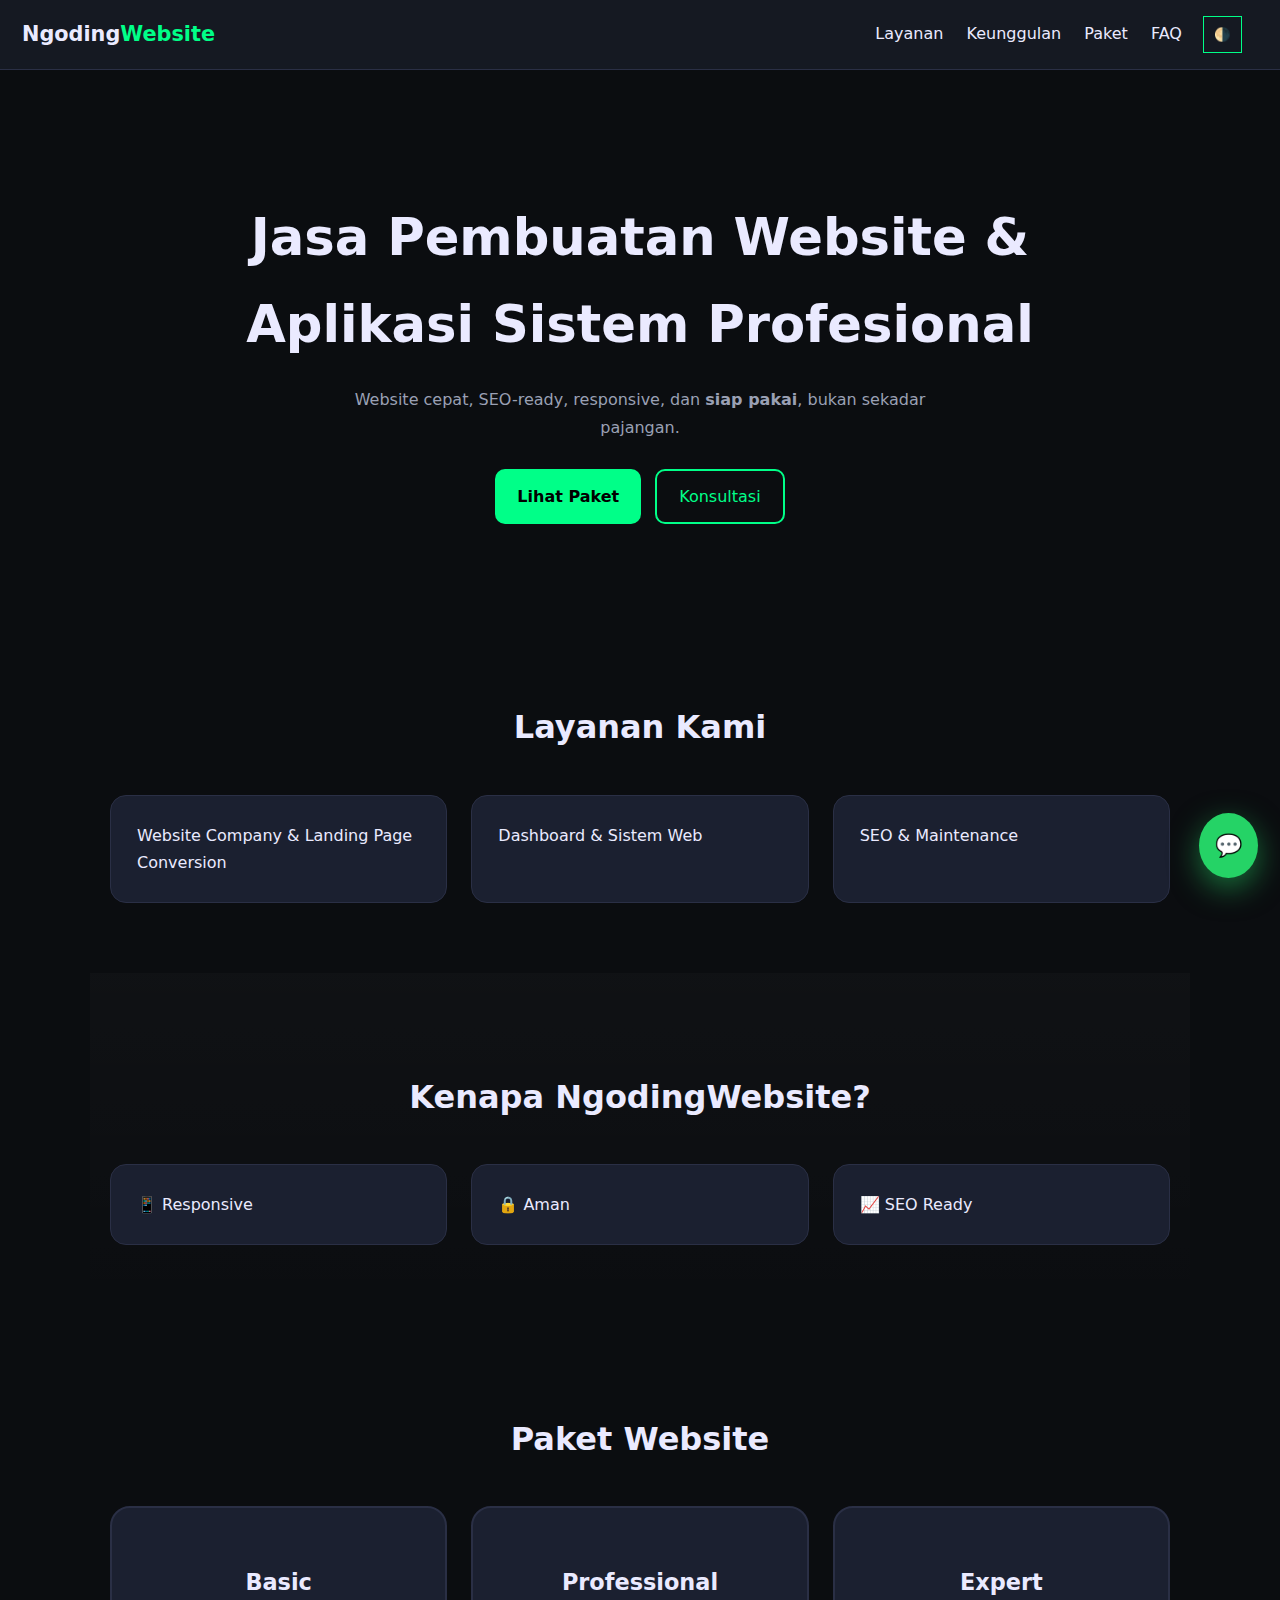
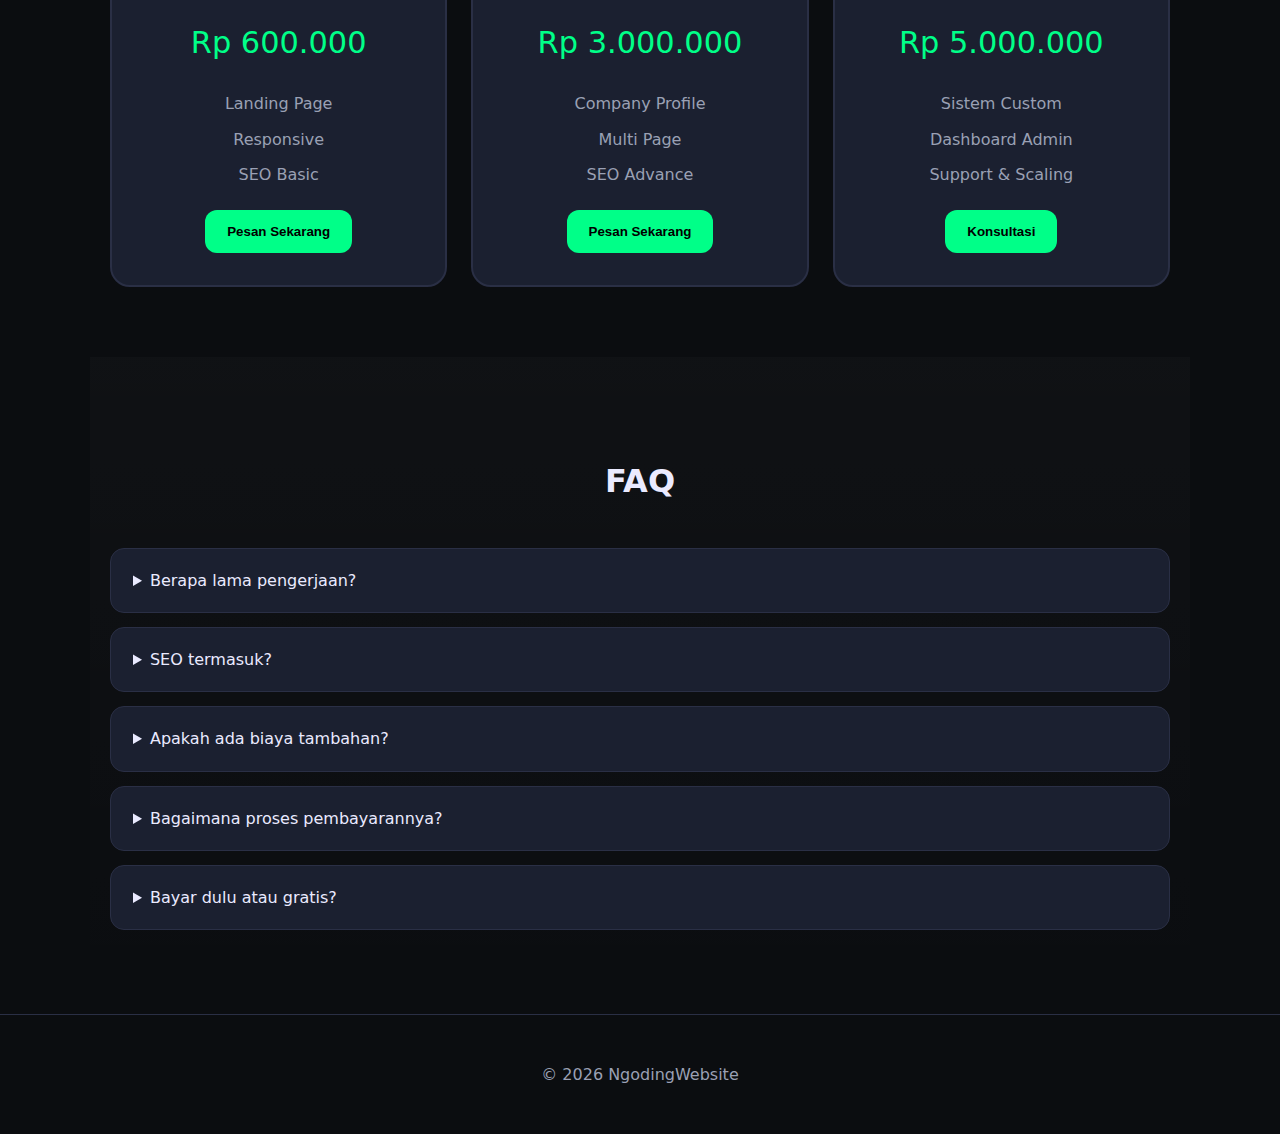
<file: index.html>
<!DOCTYPE html>
<html lang="id">
<head>
  <meta charset="UTF-8">
  <title>Jasa Pembuatan Website & Sistem Web Profesional | NgodingWebsite</title>

  <meta name="viewport" content="width=device-width, initial-scale=1.0">
  <meta name="description" content="Jasa pembuatan website profesional, landing page, dashboard admin & sistem web custom. Responsive, cepat dan SEO friendly.">
  <meta name="keywords" content="jasa website, jasa pembuatan website, jasa sistem web, jasa landing page">
  <meta name="author" content="Ngoding_Website">

  <!-- Open Graph -->
  <meta property="og:title" content="Jasa Pembuatan Website Profesional | Ngoding_Website">
  <meta property="og:description" content="Website & sistem web profesional untuk bisnis dan perusahaan">
  <meta property="og:type" content="website">

  <!-- Schema -->
  <script type="application/ld+json">
  {
    "@context": "https://schema.org",
    "@type": "ProfessionalService",
    "name": "DevCraft",
    "description": "Jasa pembuatan website dan sistem web profesional",
    "areaServed": "Indonesia",
    "serviceType": "Website Development"
  }
  </script>

  <link rel="stylesheet" href="css/index.css">
</head>
<body>

<header class="navbar">
  <div class="logo">Ngoding<span>Website</span></div>

  <div class="menu-toggle" onclick="toggleMenu()">☰</div>
  
  <nav id="navMenu">
    <a href="#layanan">Layanan</a>
    <a href="#keunggulan">Keunggulan</a>
    <a href="#paket">Paket</a>
    <a href="#faq">FAQ</a>

    
  <button class="theme-toggle" onclick="toggleTheme()">🌗</button>
  </nav>
</header>

<main>

<section class="hero">
  <h1>Jasa Pembuatan Website & Aplikasi Sistem Profesional</h1>
  <p>Website cepat, SEO-ready, responsive, dan <b>siap pakai</b>, bukan sekadar pajangan.</p>
  <div class="hero-btn">
    <a href="#paket" class="btn">Lihat Paket</a>
    <a href="#paket" class="btn-outline">Konsultasi</a>
  </div>
</section>

<section id="layanan" class="section">
  <h2>Layanan Kami</h2>
  <div class="grid">
    <article class="card">Website Company & Landing Page Conversion</article>
    <article class="card">Dashboard & Sistem Web</article>
    <article class="card">SEO & Maintenance</article>
  </div>
</section>

<section id="keunggulan" class="section alt">
  <h2>Kenapa NgodingWebsite?</h2>
  <div class="grid">
    <div class="card">📱 Responsive</div>
    <div class="card">🔒 Aman</div>
    <div class="card">📈 SEO Ready</div>
  </div>
</section>

<section id="paket" class="section">
  <h2>Paket Website</h2>
  <div class="grid">

    <div class="price-card" onclick="selectPackage(this)">
      <h3>Basic</h3>
      <p class="price">Rp 600.000</p>
      <ul>
        <li>Landing Page</li>
        <li>Responsive</li>
        <li>SEO Basic</li>
      </ul>
      <button onclick="order('Saya MAU website sekarang. Paket BASIC. Tolong jelaskan detail & demo.')">
        Pesan Sekarang
      </button>
    </div>

    <div class="price-card highlight" onclick="selectPackage(this)">
      <h3>Professional</h3>
      <p class="price">Rp 3.000.000</p>
      <ul>
        <li>Company Profile</li>
        <li>Multi Page</li>
        <li>SEO Advance</li>
      </ul>
      <button onclick="order('Saya SERIUS ambil Paket PROFESSIONAL. Kirim demo & estimasi hari ini.')">
        Pesan Sekarang
      </button>
    </div>

    <div class="price-card" onclick="selectPackage(this)">
      <h3>Expert</h3>
      <p class="price">Rp 5.000.000</p>
      <ul>
        <li>Sistem Custom</li>
        <li>Dashboard Admin</li>
        <li>Support & Scaling</li>
      </ul>
      <button onclick="order('Saya butuh SISTEM WEB / E-COMMERCE. Tolong hubungi saya sekarang.')">
        Konsultasi
      </button>
    </div>
  </div>
</section>

<section id="faq" class="section alt">
  <h2>FAQ</h2>
  <details>
    <summary>Berapa lama pengerjaan?</summary>
    <p>7–14 hari tergantung paket.</p>
  </details>
  <details>
    <summary>SEO termasuk?</summary>
    <p>Ya, struktur & optimasi on-page.</p>
  </details>
  <details>
    <summary>Apakah ada biaya tambahan?</summary>
    <p>Hanya jika ada fitur tambahan di luar kesepakatan awal.</p>
  </details>
  <details>
    <summary>Bagaimana proses pembayarannya?</summary>
    <p>Umumnya DP 50% di awal, pelunasan setelah website selesai.</p> 
  </details>
  <details>
    <summary>Bayar dulu atau gratis?</summary>
    <p>Gratis. Konsultasi awal tanpa biaya.</p>
  </details>
</section>

</main>

<footer>
  <p>© 2026 NgodingWebsite</p>
</footer>

<a href="https://wa.me/6281210214235" class="wa-float" target="_blank">💬</a>

<script src="js/index.js"></script>
</body>
</html>
</file>
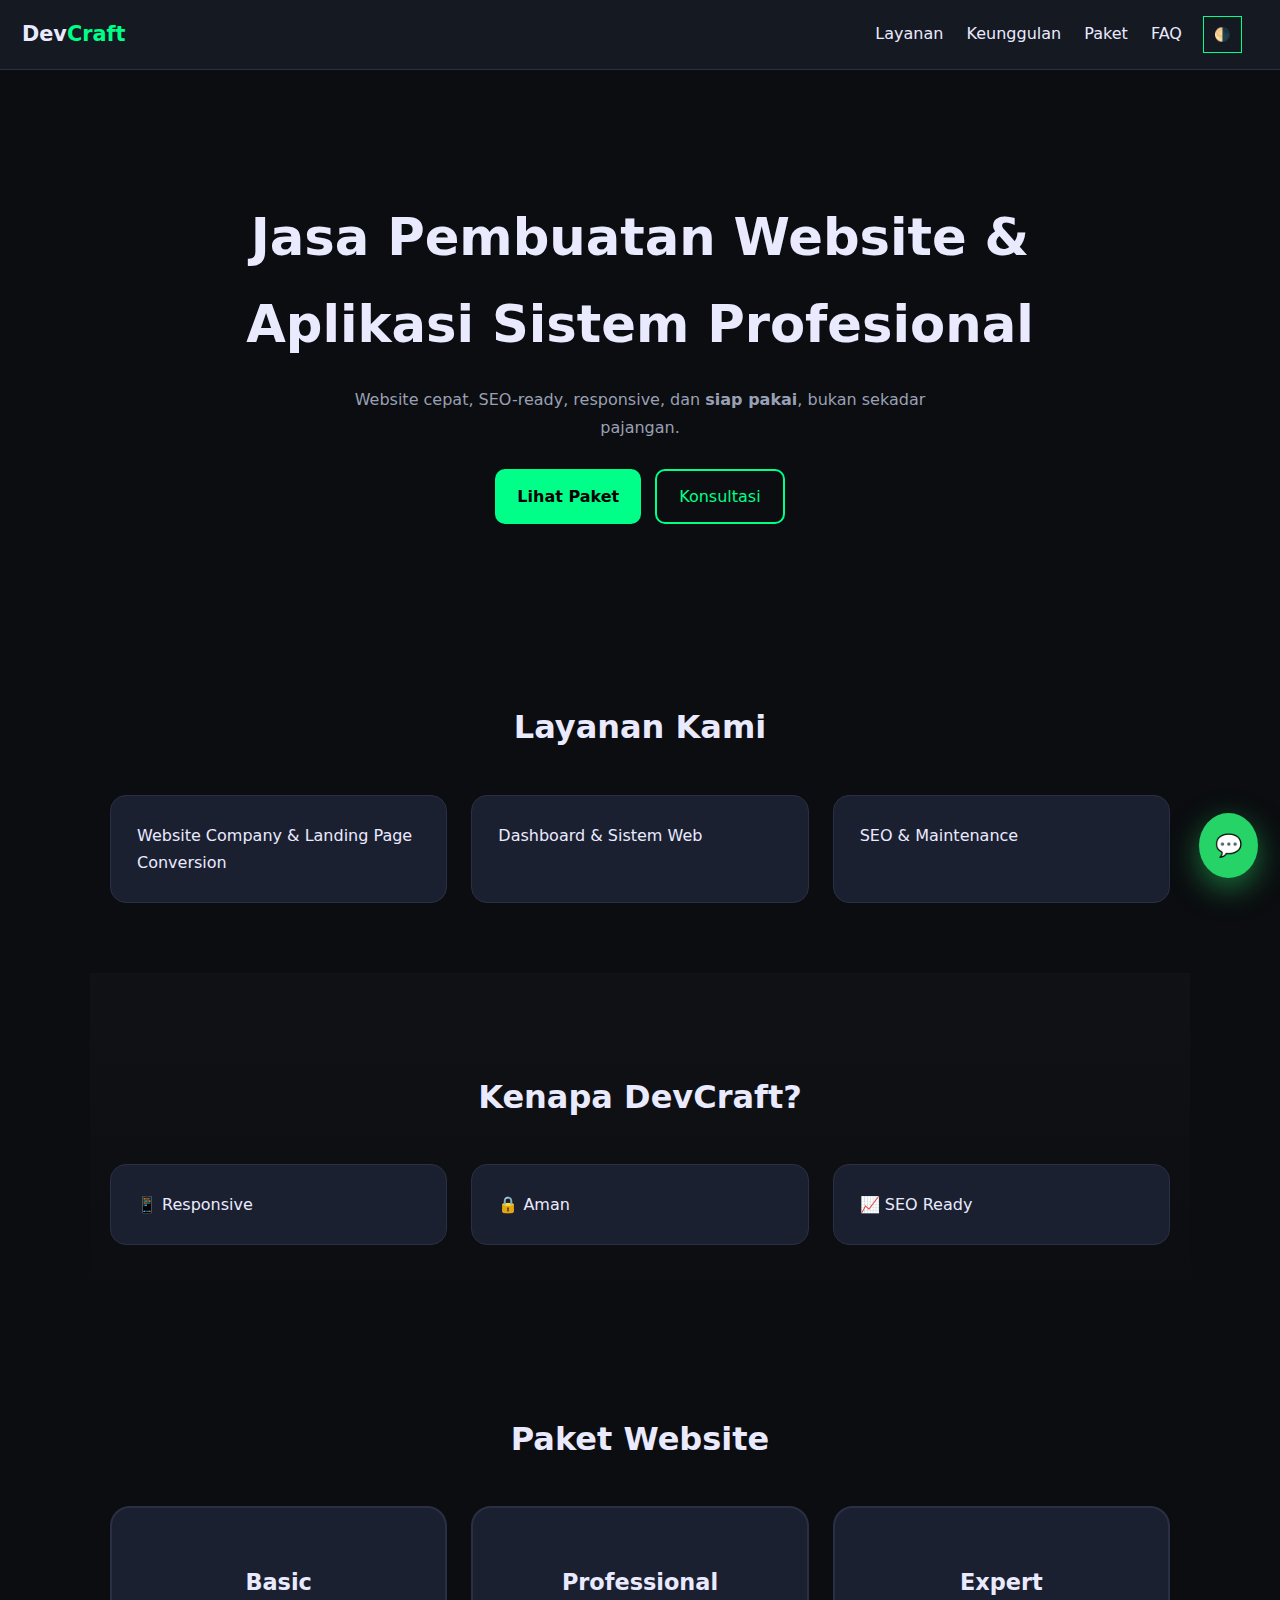
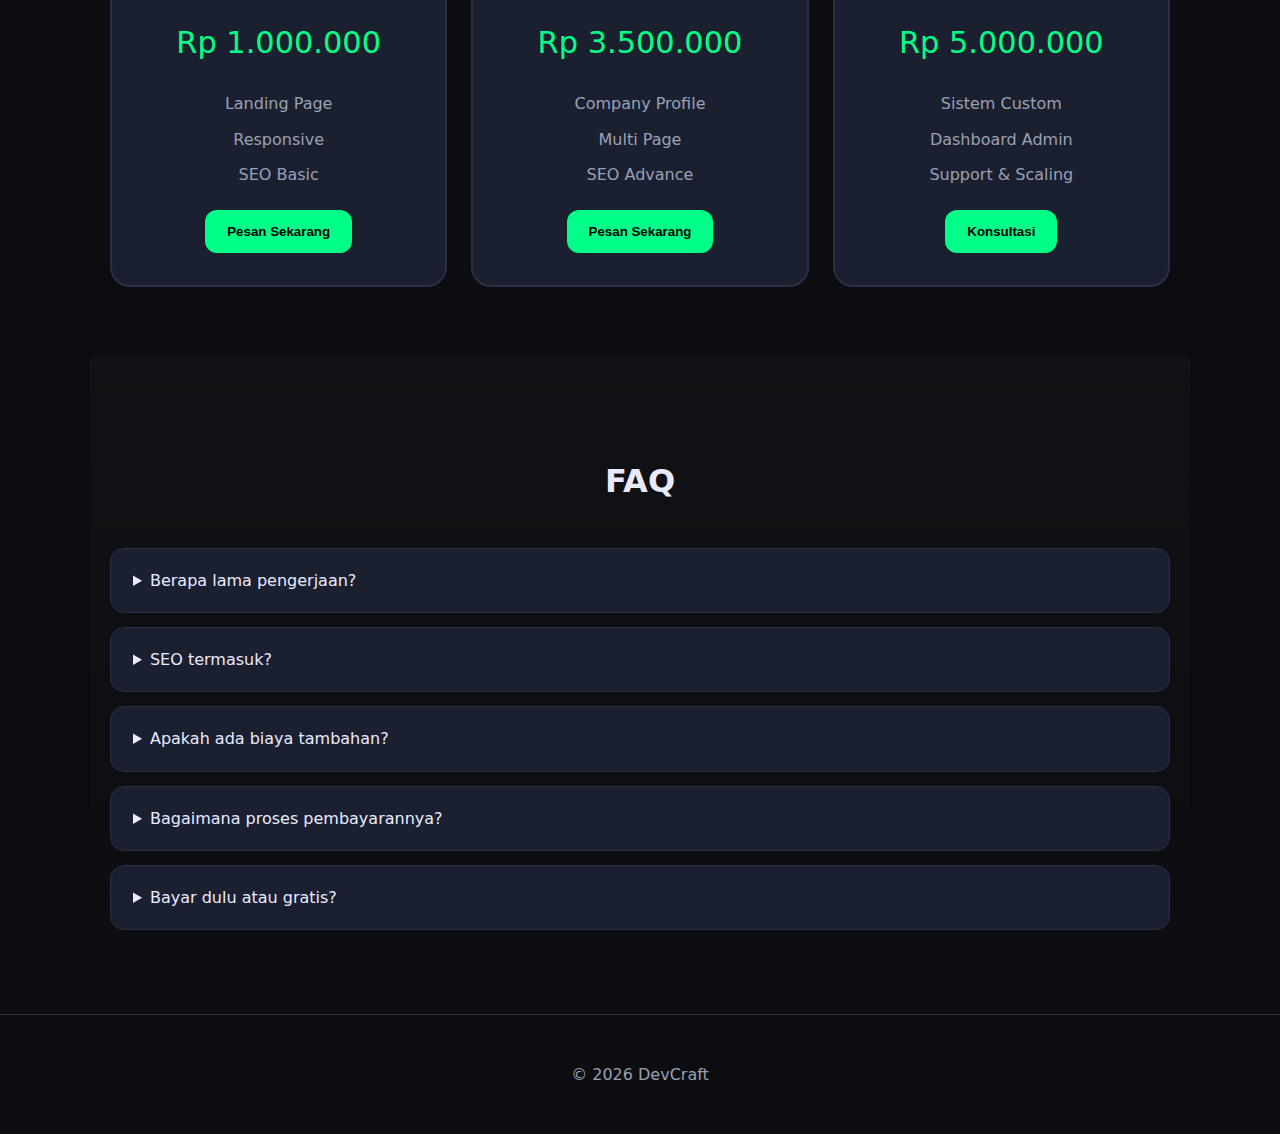
<file: Landingpage/index.html>
<!DOCTYPE html>
<html lang="id">
<head>
  <meta charset="UTF-8">
  <title>Jasa Pembuatan Website & Sistem Web Profesional | DevCraft</title>

  <meta name="viewport" content="width=device-width, initial-scale=1.0">
  <meta name="description" content="Jasa pembuatan website profesional, landing page, dashboard admin & sistem web custom. Responsive, cepat dan SEO friendly.">
  <meta name="keywords" content="jasa website, jasa pembuatan website, jasa sistem web, jasa landing page">
  <meta name="author" content="DevCraft">

  <!-- Open Graph -->
  <meta property="og:title" content="Jasa Pembuatan Website Profesional | DevCraft">
  <meta property="og:description" content="Website & sistem web profesional untuk bisnis dan perusahaan">
  <meta property="og:type" content="website">

  <!-- Schema -->
  <script type="application/ld+json">
  {
    "@context": "https://schema.org",
    "@type": "ProfessionalService",
    "name": "DevCraft",
    "description": "Jasa pembuatan website dan sistem web profesional",
    "areaServed": "Indonesia",
    "serviceType": "Website Development"
  }
  </script>

  <link rel="stylesheet" href="css/index.css">
</head>
<body>

<header class="navbar">
  <div class="logo">Dev<span>Craft</span></div>

  <div class="menu-toggle" onclick="toggleMenu()">☰</div>
  
  <nav id="navMenu">
    <a href="#layanan">Layanan</a>
    <a href="#keunggulan">Keunggulan</a>
    <a href="#paket">Paket</a>
    <a href="#faq">FAQ</a>

    
  <button class="theme-toggle" onclick="toggleTheme()">🌗</button>
  </nav>
</header>

<main>

<section class="hero">
  <h1>Jasa Pembuatan Website & Aplikasi Sistem Profesional</h1>
  <p>Website cepat, SEO-ready, responsive, dan <b>siap pakai</b>, bukan sekadar pajangan.</p>
  <div class="hero-btn">
    <a href="#paket" class="btn">Lihat Paket</a>
    <a href="#paket" class="btn-outline">Konsultasi</a>
  </div>
</section>

<section id="layanan" class="section">
  <h2>Layanan Kami</h2>
  <div class="grid">
    <article class="card">Website Company & Landing Page Conversion</article>
    <article class="card">Dashboard & Sistem Web</article>
    <article class="card">SEO & Maintenance</article>
  </div>
</section>

<section id="keunggulan" class="section alt">
  <h2>Kenapa DevCraft?</h2>
  <div class="grid">
    <div class="card">📱 Responsive</div>
    <div class="card">🔒 Aman</div>
    <div class="card">📈 SEO Ready</div>
  </div>
</section>

<section id="paket" class="section">
  <h2>Paket Website</h2>
  <div class="grid">

    <div class="price-card" onclick="selectPackage(this)">
      <h3>Basic</h3>
      <p class="price">Rp 1.000.000</p>
      <ul>
        <li>Landing Page</li>
        <li>Responsive</li>
        <li>SEO Basic</li>
      </ul>
      <button onclick="order('Saya MAU website sekarang. Paket BASIC. Tolong jelaskan detail & demo.')">
        Pesan Sekarang
      </button>
    </div>

    <div class="price-card highlight" onclick="selectPackage(this)">
      <h3>Professional</h3>
      <p class="price">Rp 3.500.000</p>
      <ul>
        <li>Company Profile</li>
        <li>Multi Page</li>
        <li>SEO Advance</li>
      </ul>
      <button onclick="order('Saya SERIUS ambil Paket PROFESSIONAL. Kirim demo & estimasi hari ini.')">
        Pesan Sekarang
      </button>
    </div>

    <div class="price-card" onclick="selectPackage(this)">
      <h3>Expert</h3>
      <p class="price">Rp 5.000.000</p>
      <ul>
        <li>Sistem Custom</li>
        <li>Dashboard Admin</li>
        <li>Support & Scaling</li>
      </ul>
      <button onclick="order('Saya butuh SISTEM WEB / E-COMMERCE. Tolong hubungi saya sekarang.')">
        Konsultasi
      </button>
    </div>

  </div>
</section>

<section id="faq" class="section alt">
  <h2>FAQ</h2>
  <details>
    <summary>Berapa lama pengerjaan?</summary>
    <p>7–14 hari tergantung paket.</p>
  </details>
  <details>
    <summary>SEO termasuk?</summary>
    <p>Ya, struktur & optimasi on-page.</p>
  </details>
  <details>
    <summary>Apakah ada biaya tambahan?</summary>
    <p>Hanya jika ada fitur tambahan di luar kesepakatan awal.</p>
  </details>
  <details>
    <summary>Bagaimana proses pembayarannya?</summary>
    <p>Umumnya DP 50% di awal, pelunasan setelah website selesai.</p> 
  </details>
  <details>
    <summary>Bayar dulu atau gratis?</summary>
    <p>Gratis. Konsultasi awal tanpa biaya.</p>
  </details>
</section>

</main>

<footer>
  <p>© 2026 DevCraft</p>
</footer>

<a href="https://wa.me/6285280073020" class="wa-float" target="_blank">💬</a>

<script src="js/index.js"></script>
</body>
</html>
</file>
<file: css/index.css>
/* =====================
   ROOT & THEME
===================== */
:root {
  --bg:#0b0d10;
  --surface:#151922;
  --card:#1b2030;
  --text:#eaeaff;
  --muted:#9aa0b4;
  --accent:#00ff88;
  --border:#2a2f45;
}

[data-theme="light"] {
  --bg:#f4f6fb;
  --surface:#ffffff;
  --card:#ffffff;
  --text:#0f1222;
  --muted:#6b7280;
  --border:#e5e7eb;
}

/* =====================
   RESET
===================== */
*,
*::before,
*::after {
  box-sizing: border-box;
}

body {
  margin: 0;
  font-family: system-ui, -apple-system, Segoe UI, Roboto, Arial, sans-serif;
  background: var(--bg);
  color: var(--text);
  line-height: 1.7;
}

/* =====================
   NAVBAR (BENER)
===================== */
.navbar {
  position: sticky;
  top: 0;
  z-index: 100;
  background: var(--surface);
  border-bottom: 1px solid var(--border);
  display: flex;
  align-items: center;
  justify-content: space-between;
  padding: 16px 22px;
}

.logo {
  font-size: 1.3rem;
  font-weight: 700;
}

.logo span {
  color: var(--accent);
}

nav a {
  margin-left: 18px;
  color: var(--text);
  text-decoration: none;
  font-weight: 500;
  position: right;
}

.menu-toggle {
  display: none;
  font-size: 1.6rem;
  cursor: pointer;
}

.theme-toggle {
  margin-left: 16px;
  margin-right: 16px;
  background: none;
  border: 1.5px solid var(--accent);
  color: var(--accent);
  padding: 10px 10px;
  cursor: pointer;
}

/* =====================
   HERO (PISAH DARI HEADER)
===================== */
.hero {
  padding: 90px 20px 80px;
  text-align: center;
  max-width: 900px;
  margin: auto;
}

.hero h1 {
  font-size: clamp(2rem, 5vw, 3.2rem);
  margin-bottom: 18px;
}

.hero p {
  color: var(--muted);
  max-width: 650px;
  margin: 0 auto 28px;
}

.hero-btn {
  display: flex;
  gap: 14px;
  justify-content: center;
  flex-wrap: wrap;
}

/* =====================
   BUTTON
===================== */
.btn {
  background: var(--accent);
  color: #000;
  padding: 14px 22px;
  font-weight: 700;
  text-decoration: none;
  border-radius: 10px;
}

.btn-outline {
  border: 2px solid var(--accent);
  color: var(--accent);
  padding: 12px 22px;
  border-radius: 10px;
  text-decoration: none;
}

/* =====================
   SECTION
===================== */
.section {
  padding: 70px 20px;
  max-width: 1100px;
  margin: auto;
}

.section h2 {
  text-align: center;
  font-size: 2rem;
  margin-bottom: 40px;
}

.section.alt {
  background: linear-gradient(
    180deg,
    rgba(255,255,255,0.02),
    rgba(255,255,255,0)
  );
}

/* =====================
   GRID
===================== */
.grid {
  display: grid;
  grid-template-columns: repeat(auto-fit, minmax(260px, 1fr));
  gap: 24px;
}

/* =====================
   CARD (UMUM)
===================== */
.card {
  background: var(--card);
  border: 1px solid var(--border);
  padding: 26px;
  border-radius: 16px;
  transition: .25s ease;
}

.card:hover {
  transform: translateY(-6px);
  border-color: var(--accent);
  box-shadow: 0 12px 40px rgba(0,0,0,.35);
}

/* =====================
   PRICE CARD (KHUSUS)
===================== */
.price-card {
  background: var(--card);
  border: 2px solid var(--border);
  padding: 32px 26px;
  border-radius: 20px;
  text-align: center;
  transition: .3s ease;
  cursor: pointer;
}

.price-card.active,
.price-card:hover {
  border-color: var(--accent);
  box-shadow: 0 0 0 3px rgba(0,255,136,.15);
  transform: translateY(-8px);
}

.price-card h3 {
  font-size: 1.4rem;
  margin-bottom: 10px;
}

.price {
  font-size: 1.9rem;
  color: var(--accent);
  margin: 16px 0;
}

.price-card ul {
  padding-left: 0;
  list-style: none;
  margin: 22px 0;
}

.price-card li {
  margin-bottom: 8px;
  color: var(--muted);
}

.price-card button {
  background: var(--accent);
  border: none;
  padding: 14px 22px;
  font-weight: 700;
  cursor: pointer;
  border-radius: 12px;
}

/* =====================
   FAQ
===================== */
details {
  background: var(--card);
  border: 1px solid var(--border);
  padding: 18px 22px;
  border-radius: 14px;
  margin-bottom: 14px;
}

/* =====================
   FOOTER
===================== */
footer {
  text-align: center;
  padding: 30px 20px;
  border-top: 1px solid var(--border);
  color: var(--muted);
}

/* =====================
   WHATSAPP FLOAT
===================== */
.wa-float {
  position: fixed;
  bottom: 22px;
  right: 22px;
  background: #25D366;
  color: #000;
  font-size: 22px;
  padding: 14px 16px;
  border-radius: 50%;
  text-decoration: none;
  box-shadow: 0 10px 30px rgba(37,211,102,.5);
}

/* =====================
   RESPONSIVE NAV
===================== */
@media (max-width: 768px) {
  nav {
    display: none;
  }

  nav.show {
    display: flex;
    flex-direction: column;
    position: absolute;
    top: 65px;
    right: 16px;
    background: var(--surface);
    padding: 16px;
    border-radius: 14px;
    border: 1px solid var(--border);
  }

  .menu-toggle {
    display: block;
  }
}
</file>
<file: Landingpage/css/index.css>
/* =====================
   ROOT & THEME
===================== */
:root {
  --bg:#0b0d10;
  --surface:#151922;
  --card:#1b2030;
  --text:#eaeaff;
  --muted:#9aa0b4;
  --accent:#00ff88;
  --border:#2a2f45;
}

[data-theme="light"] {
  --bg:#f4f6fb;
  --surface:#ffffff;
  --card:#ffffff;
  --text:#0f1222;
  --muted:#6b7280;
  --border:#e5e7eb;
}

/* =====================
   RESET
===================== */
*,
*::before,
*::after {
  box-sizing: border-box;
}

body {
  margin: 0;
  font-family: system-ui, -apple-system, Segoe UI, Roboto, Arial, sans-serif;
  background: var(--bg);
  color: var(--text);
  line-height: 1.7;
}

/* =====================
   NAVBAR (BENER)
===================== */
.navbar {
  position: sticky;
  top: 0;
  z-index: 100;
  background: var(--surface);
  border-bottom: 1px solid var(--border);
  display: flex;
  align-items: center;
  justify-content: space-between;
  padding: 16px 22px;
}

.logo {
  font-size: 1.3rem;
  font-weight: 700;
}

.logo span {
  color: var(--accent);
}

nav a {
  margin-left: 18px;
  color: var(--text);
  text-decoration: none;
  font-weight: 500;
  position: right;
}

.menu-toggle {
  display: none;
  font-size: 1.6rem;
  cursor: pointer;
}

.theme-toggle {
  margin-left: 16px;
  margin-right: 16px;
  background: none;
  border: 1.5px solid var(--accent);
  color: var(--accent);
  padding: 10px 10px;
  cursor: pointer;
}

/* =====================
   HERO (PISAH DARI HEADER)
===================== */
.hero {
  padding: 90px 20px 80px;
  text-align: center;
  max-width: 900px;
  margin: auto;
}

.hero h1 {
  font-size: clamp(2rem, 5vw, 3.2rem);
  margin-bottom: 18px;
}

.hero p {
  color: var(--muted);
  max-width: 650px;
  margin: 0 auto 28px;
}

.hero-btn {
  display: flex;
  gap: 14px;
  justify-content: center;
  flex-wrap: wrap;
}

/* =====================
   BUTTON
===================== */
.btn {
  background: var(--accent);
  color: #000;
  padding: 14px 22px;
  font-weight: 700;
  text-decoration: none;
  border-radius: 10px;
}

.btn-outline {
  border: 2px solid var(--accent);
  color: var(--accent);
  padding: 12px 22px;
  border-radius: 10px;
  text-decoration: none;
}

/* =====================
   SECTION
===================== */
.section {
  padding: 70px 20px;
  max-width: 1100px;
  margin: auto;
}

.section h2 {
  text-align: center;
  font-size: 2rem;
  margin-bottom: 40px;
}

.section.alt {
  background: linear-gradient(
    180deg,
    rgba(255,255,255,0.02),
    rgba(255,255,255,0)
  );
}

/* =====================
   GRID
===================== */
.grid {
  display: grid;
  grid-template-columns: repeat(auto-fit, minmax(260px, 1fr));
  gap: 24px;
}

/* =====================
   CARD (UMUM)
===================== */
.card {
  background: var(--card);
  border: 1px solid var(--border);
  padding: 26px;
  border-radius: 16px;
  transition: .25s ease;
}

.card:hover {
  transform: translateY(-6px);
  border-color: var(--accent);
  box-shadow: 0 12px 40px rgba(0,0,0,.35);
}

/* =====================
   PRICE CARD (KHUSUS)
===================== */
.price-card {
  background: var(--card);
  border: 2px solid var(--border);
  padding: 32px 26px;
  border-radius: 20px;
  text-align: center;
  transition: .3s ease;
  cursor: pointer;
}

.price-card.active,
.price-card:hover {
  border-color: var(--accent);
  box-shadow: 0 0 0 3px rgba(0,255,136,.15);
  transform: translateY(-8px);
}

.price-card h3 {
  font-size: 1.4rem;
  margin-bottom: 10px;
}

.price {
  font-size: 1.9rem;
  color: var(--accent);
  margin: 16px 0;
}

.price-card ul {
  padding-left: 0;
  list-style: none;
  margin: 22px 0;
}

.price-card li {
  margin-bottom: 8px;
  color: var(--muted);
}

.price-card button {
  background: var(--accent);
  border: none;
  padding: 14px 22px;
  font-weight: 700;
  cursor: pointer;
  border-radius: 12px;
}

/* =====================
   FAQ
===================== */
details {
  background: var(--card);
  border: 1px solid var(--border);
  padding: 18px 22px;
  border-radius: 14px;
  margin-bottom: 14px;
}

/* =====================
   FOOTER
===================== */
footer {
  text-align: center;
  padding: 30px 20px;
  border-top: 1px solid var(--border);
  color: var(--muted);
}

/* =====================
   WHATSAPP FLOAT
===================== */
.wa-float {
  position: fixed;
  bottom: 22px;
  right: 22px;
  background: #25D366;
  color: #000;
  font-size: 22px;
  padding: 14px 16px;
  border-radius: 50%;
  text-decoration: none;
  box-shadow: 0 10px 30px rgba(37,211,102,.5);
}

/* =====================
   RESPONSIVE NAV
===================== */
@media (max-width: 768px) {
  nav {
    display: none;
  }

  nav.show {
    display: flex;
    flex-direction: column;
    position: absolute;
    top: 65px;
    right: 16px;
    background: var(--surface);
    padding: 16px;
    border-radius: 14px;
    border: 1px solid var(--border);
  }

  .menu-toggle {
    display: block;
  }
}
</file>
